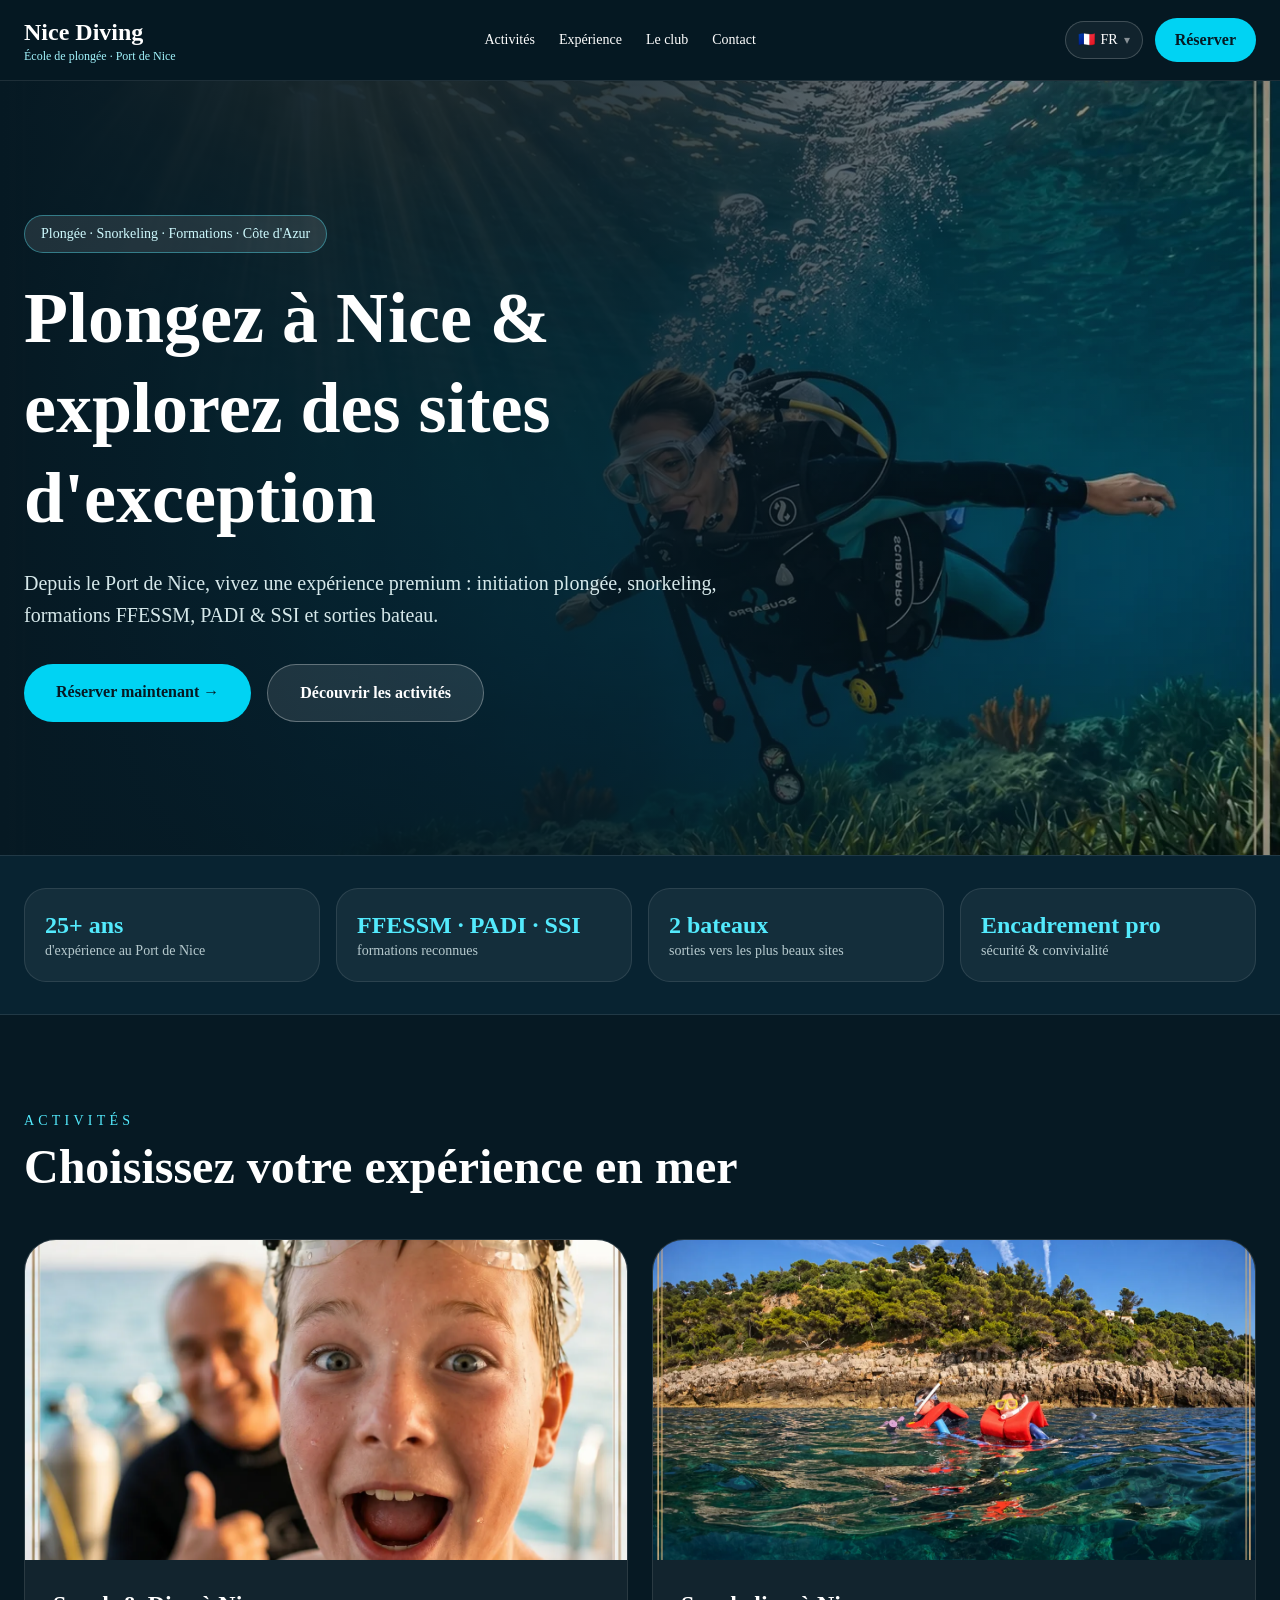
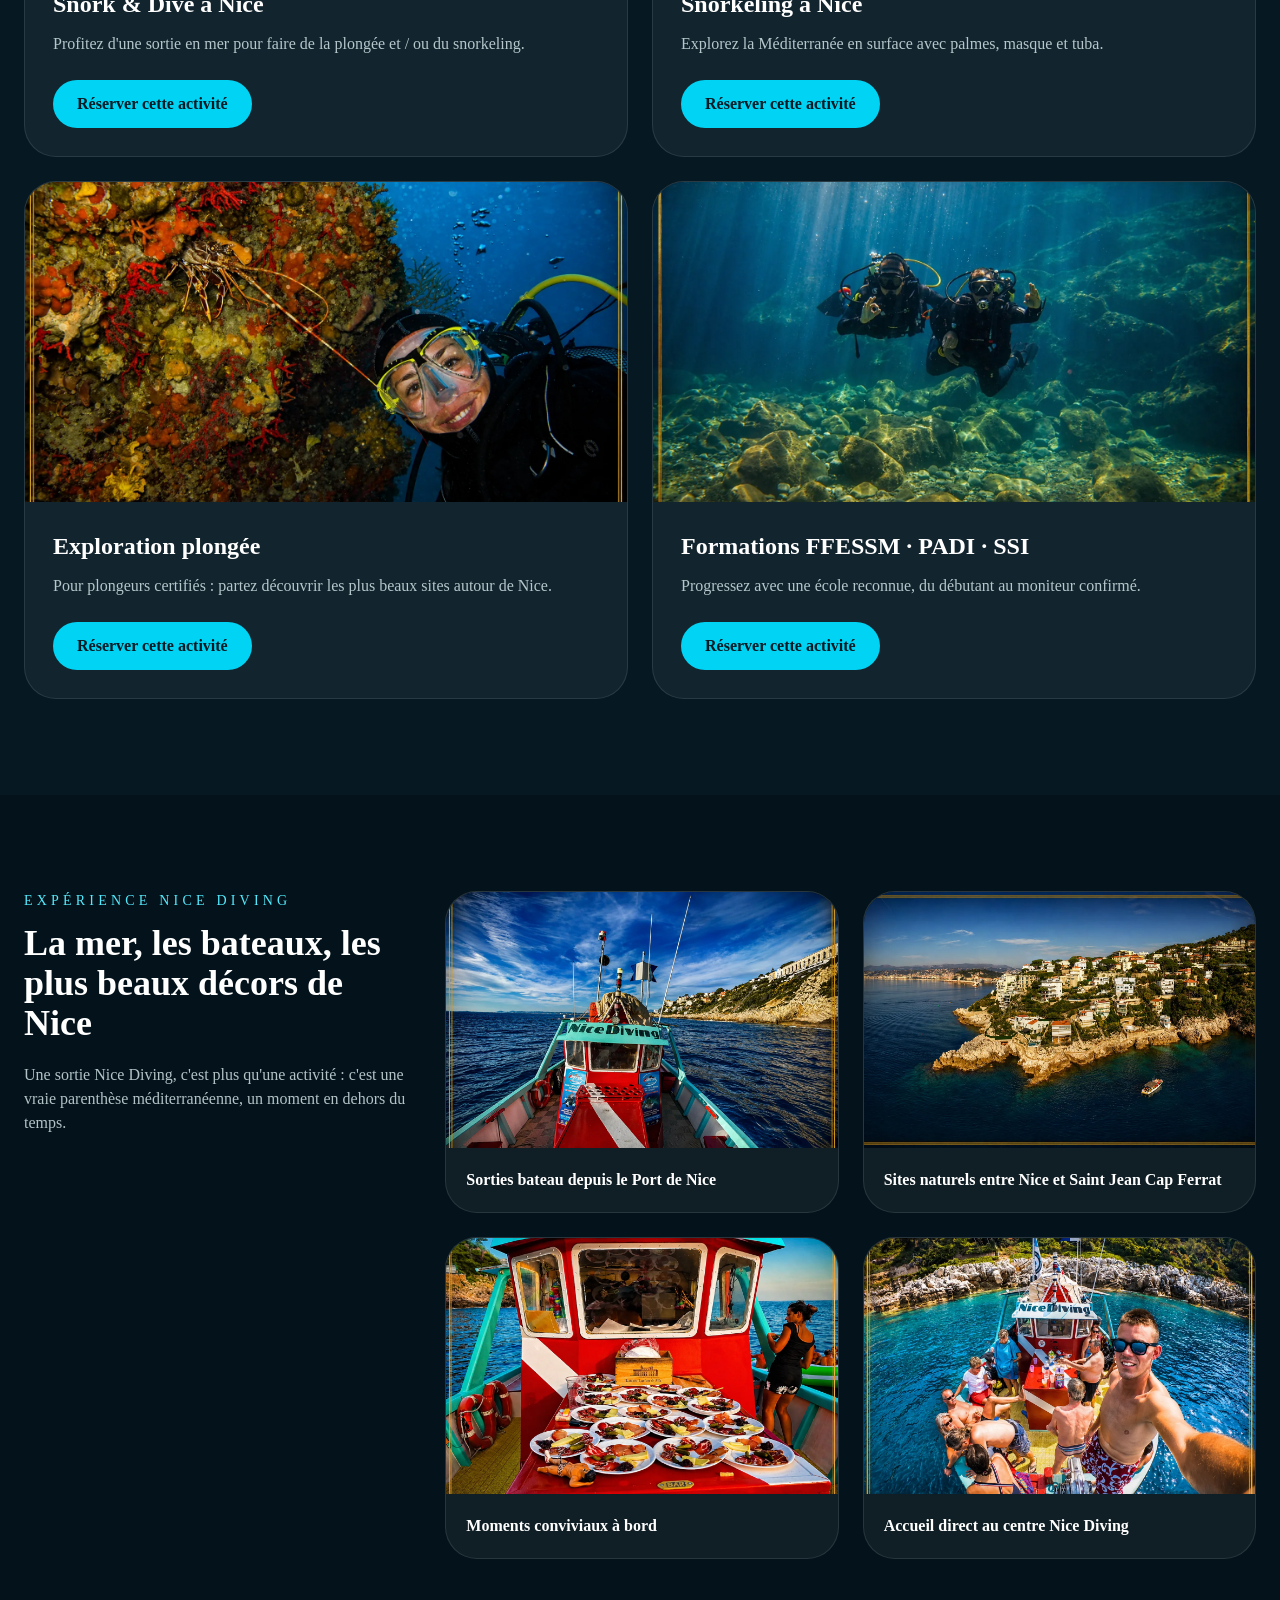
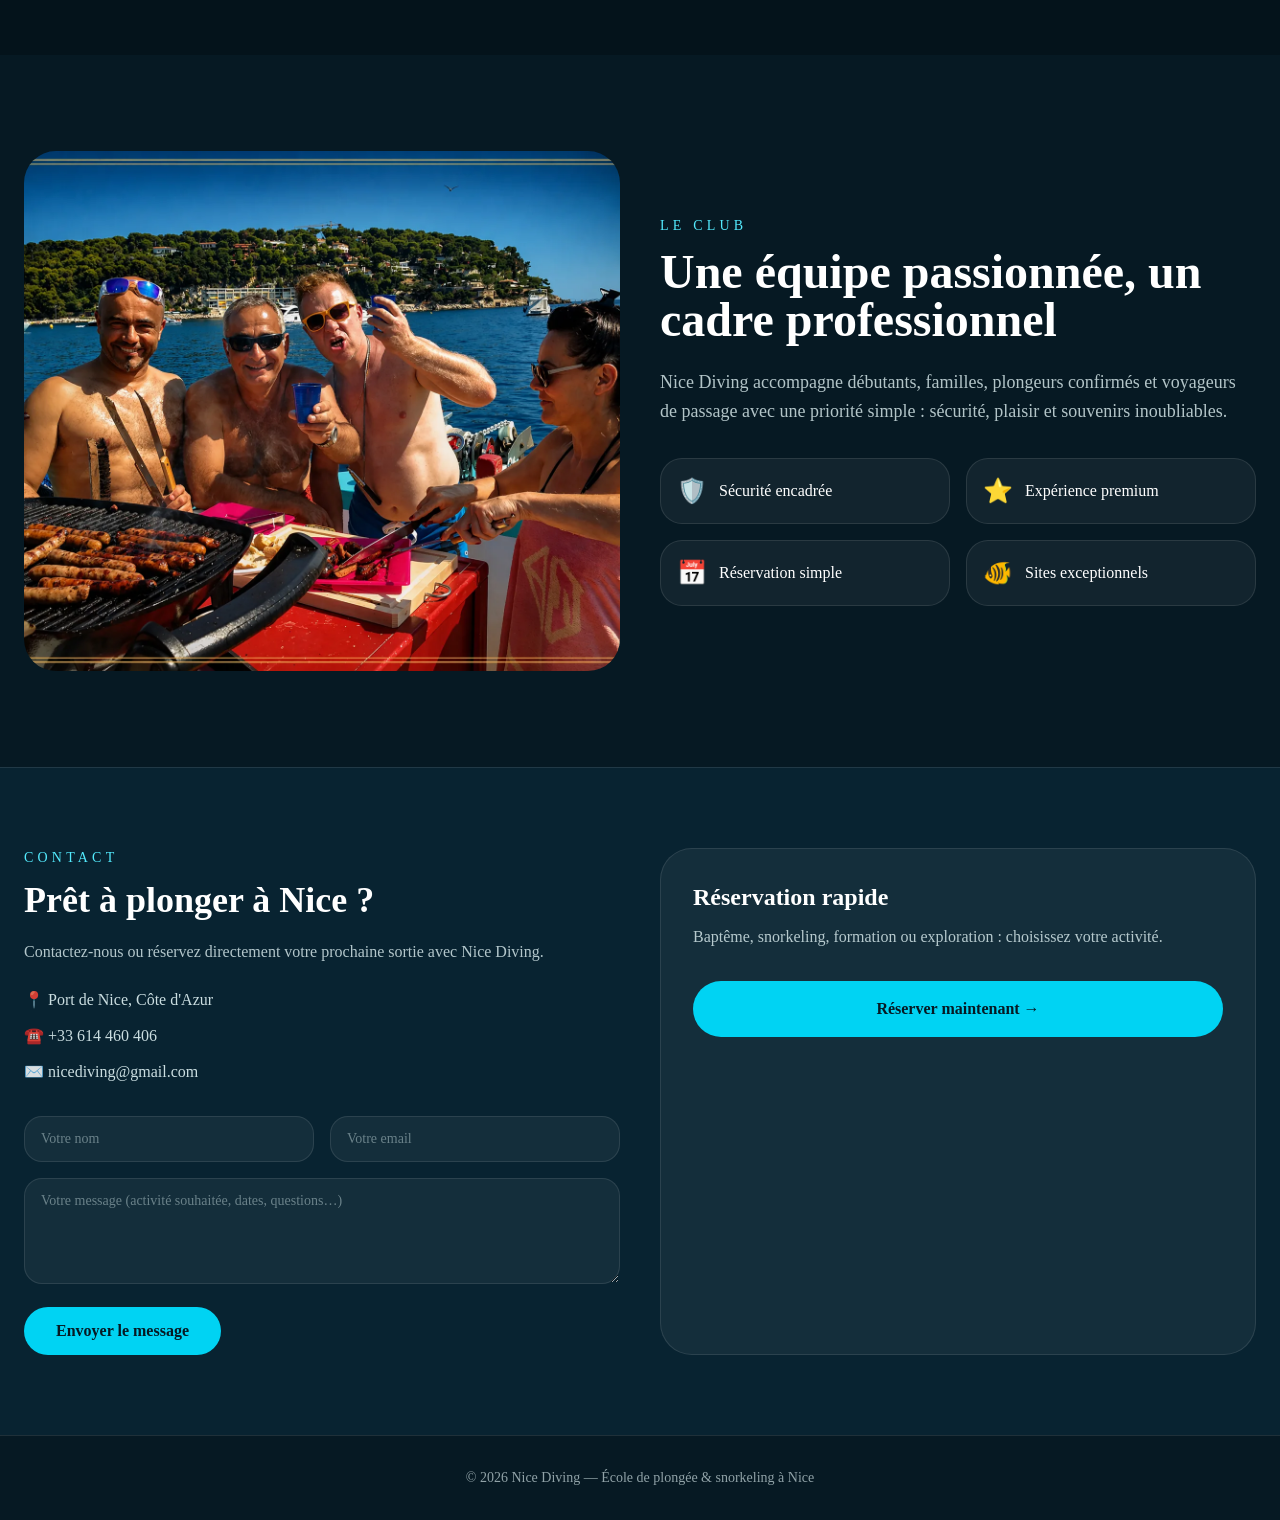
<file: index.html>
<!DOCTYPE html><html lang="en" class="geist_a71539c9-module__T19VSG__variable geist_mono_8d43a2aa-module__8Li5zG__variable h-full antialiased"><head><meta charSet="utf-8"/><meta name="viewport" content="width=device-width, initial-scale=1"/><link rel="preload" href="/_next/static/media/797e433ab948586e-s.p.0.q-h669a_dqa.woff2" as="font" crossorigin="" type="font/woff2"/><link rel="preload" href="/_next/static/media/caa3a2e1cccd8315-s.p.16t1db8_9y2o~.woff2" as="font" crossorigin="" type="font/woff2"/><link rel="preload" as="image" href="/images/hero-plongee-nice.webp"/><link rel="stylesheet" href="/_next/static/chunks/10vo1~i-50k83.css" data-precedence="next"/><link rel="preload" as="script" fetchPriority="low" href="/_next/static/chunks/0s3188j.jps-0.js"/><script src="/_next/static/chunks/0zguv-p2e.rxu.js" async=""></script><script src="/_next/static/chunks/0b6s3n0wxvdbs.js" async=""></script><script src="/_next/static/chunks/turbopack-0~pb0.piv.m7l.js" async=""></script><script src="/_next/static/chunks/0s~htmohkejxf.js" async=""></script><script src="/_next/static/chunks/037lj27u5y.-v.js" async=""></script><script src="/_next/static/chunks/0ow6wxnjvf-bo.js" async=""></script><link rel="preload" href="https://widgets.bokun.io/assets/javascripts/apps/build/BokunWidgetsLoader.js?bookingChannelUUID=145fac78-aac6-4869-b1bc-a112e9480cf6" as="script"/><meta name="next-size-adjust" content=""/><title>Club de Plongée et Snorkeling à Nice - Nice Diving</title><meta name="description" content="Nice Diving, votre club de plongée et snorkeling à Nice. Initiations, formations PADI, FFESSM, SSI et sorties bateau depuis le Port de Nice."/><link rel="icon" href="/favicon.png" sizes="256x256" type="image/x-icon"/><script src="/_next/static/chunks/03~yq9q893hmn.js" noModule=""></script></head><body class="min-h-full flex flex-col"><div hidden=""><!--$--><!--/$--></div><main class="min-h-screen bg-[#061923] text-white"><header class="sticky top-0 z-50 border-b border-white/10 bg-[#061923]/90 backdrop-blur"><div class="mx-auto flex max-w-7xl items-center justify-between px-6 py-4"><a href="https://www.nicediving.com" target="_blank" rel="noopener noreferrer"><div class="text-2xl font-black">Nice Diving</div><div class="text-xs text-cyan-200">École de plongée · Port de Nice</div></a><nav class="hidden gap-6 text-sm md:flex"><a href="#activites">Activités</a><a href="#experience">Expérience</a><a href="#club">Le club</a><a href="#contact">Contact</a></nav><div class="flex items-center gap-3"><div class="relative"><button class="flex items-center gap-1.5 rounded-full border border-white/20 bg-white/5 px-3 py-2 text-sm hover:bg-white/10"><span>🇫🇷</span><span class="hidden sm:inline">FR</span><span class="text-xs text-white/50">▾</span></button></div><a href="https://widgets.bokun.io/online-sales/145fac78-aac6-4869-b1bc-a112e9480cf6/product-list/75196?page=1&amp;utm_campaign=objet-demande-dinformation-et-reservation-plongee-sous-marine&amp;utm_medium=email&amp;utm_source=sendfox" target="_blank" rel="noopener noreferrer" class="rounded-full bg-cyan-400 px-5 py-2.5 font-bold text-[#061923] hover:bg-cyan-300">Réserver</a></div></div></header><section class="relative min-h-[86vh] overflow-hidden"><img alt="Plongée à Nice avec Nice Diving" decoding="async" data-nimg="fill" class="object-cover opacity-70" style="position:absolute;height:100%;width:100%;left:0;top:0;right:0;bottom:0;color:transparent" src="/images/hero-plongee-nice.webp"/><div class="absolute inset-0 bg-gradient-to-r from-[#061923] via-[#061923]/75 to-transparent"></div><div class="relative mx-auto flex min-h-[86vh] max-w-7xl items-center px-6"><div class="max-w-3xl"><div class="mb-5 inline-block rounded-full border border-cyan-300/40 bg-white/10 px-4 py-2 text-sm text-cyan-100">Plongée · Snorkeling · Formations · Côte d&#x27;Azur</div><h1 class="text-5xl font-black leading-tight md:text-7xl">Plongez à Nice &amp; explorez des sites d&#x27;exception</h1><p class="mt-6 text-lg leading-relaxed text-cyan-50/90 md:text-xl">Depuis le Port de Nice, vivez une expérience premium : initiation plongée, snorkeling, formations FFESSM, PADI &amp; SSI et sorties bateau.</p><div class="mt-8 flex flex-col gap-4 sm:flex-row"><a href="https://widgets.bokun.io/online-sales/145fac78-aac6-4869-b1bc-a112e9480cf6/product-list/75196?page=1&amp;utm_campaign=objet-demande-dinformation-et-reservation-plongee-sous-marine&amp;utm_medium=email&amp;utm_source=sendfox" target="_blank" rel="noopener noreferrer" class="rounded-full bg-cyan-400 px-8 py-4 font-bold text-[#061923] hover:bg-cyan-300">Réserver maintenant →</a><a href="#activites" class="rounded-full border border-white/30 bg-white/10 px-8 py-4 font-bold text-white hover:bg-white/20">Découvrir les activités</a></div></div></div></section><section class="border-y border-white/10 bg-[#082331] py-8"><div class="mx-auto grid max-w-7xl gap-4 px-6 md:grid-cols-4"><div class="rounded-3xl border border-white/10 bg-white/5 p-5"><p class="text-2xl font-bold text-cyan-300">25+ ans</p><p class="text-sm text-cyan-50/75">d&#x27;expérience au Port de Nice</p></div><div class="rounded-3xl border border-white/10 bg-white/5 p-5"><p class="text-2xl font-bold text-cyan-300">FFESSM · PADI · SSI</p><p class="text-sm text-cyan-50/75">formations reconnues</p></div><div class="rounded-3xl border border-white/10 bg-white/5 p-5"><p class="text-2xl font-bold text-cyan-300">2 bateaux</p><p class="text-sm text-cyan-50/75">sorties vers les plus beaux sites</p></div><div class="rounded-3xl border border-white/10 bg-white/5 p-5"><p class="text-2xl font-bold text-cyan-300">Encadrement pro</p><p class="text-sm text-cyan-50/75">sécurité &amp; convivialité</p></div></div></section><section id="activites" class="mx-auto max-w-7xl px-6 py-24"><div class="mb-12 max-w-3xl"><p class="mb-3 text-sm uppercase tracking-[0.3em] text-cyan-300">Activités</p><h2 class="text-4xl font-black md:text-5xl">Choisissez votre expérience en mer</h2></div><div class="grid gap-6 md:grid-cols-2"><article class="overflow-hidden rounded-[2rem] border border-white/10 bg-white/5"><div class="relative h-80"><img alt="Snork &amp; Dive à Nice" loading="lazy" decoding="async" data-nimg="fill" class="object-cover" style="position:absolute;height:100%;width:100%;left:0;top:0;right:0;bottom:0;color:transparent" src="/images/bapteme-plongee-nice.webp"/></div><div class="p-7"><h3 class="text-2xl font-bold">Snork &amp; Dive à Nice</h3><p class="mt-3 text-cyan-50/75">Profitez d&#x27;une sortie en mer pour faire de la plongée et / ou du snorkeling.</p><a href="https://widgets.bokun.io/online-sales/145fac78-aac6-4869-b1bc-a112e9480cf6/product-list/75196?page=1&amp;utm_campaign=objet-demande-dinformation-et-reservation-plongee-sous-marine&amp;utm_medium=email&amp;utm_source=sendfox" target="_blank" rel="noopener noreferrer" class="mt-6 inline-block rounded-full bg-cyan-400 px-6 py-3 font-bold text-[#061923] hover:bg-cyan-300">Réserver cette activité</a></div></article><article class="overflow-hidden rounded-[2rem] border border-white/10 bg-white/5"><div class="relative h-80"><img alt="Snorkeling à Nice" loading="lazy" decoding="async" data-nimg="fill" class="object-cover" style="position:absolute;height:100%;width:100%;left:0;top:0;right:0;bottom:0;color:transparent" src="/images/snorkeling-nice.webp"/></div><div class="p-7"><h3 class="text-2xl font-bold">Snorkeling à Nice</h3><p class="mt-3 text-cyan-50/75">Explorez la Méditerranée en surface avec palmes, masque et tuba.</p><a href="https://widgets.bokun.io/online-sales/145fac78-aac6-4869-b1bc-a112e9480cf6/product-list/75196?page=1&amp;utm_campaign=objet-demande-dinformation-et-reservation-plongee-sous-marine&amp;utm_medium=email&amp;utm_source=sendfox" target="_blank" rel="noopener noreferrer" class="mt-6 inline-block rounded-full bg-cyan-400 px-6 py-3 font-bold text-[#061923] hover:bg-cyan-300">Réserver cette activité</a></div></article><article class="overflow-hidden rounded-[2rem] border border-white/10 bg-white/5"><div class="relative h-80"><img alt="Exploration plongée" loading="lazy" decoding="async" data-nimg="fill" class="object-cover" style="position:absolute;height:100%;width:100%;left:0;top:0;right:0;bottom:0;color:transparent" src="/images/faune-sous-marine.webp"/></div><div class="p-7"><h3 class="text-2xl font-bold">Exploration plongée</h3><p class="mt-3 text-cyan-50/75">Pour plongeurs certifiés : partez découvrir les plus beaux sites autour de Nice.</p><a href="https://widgets.bokun.io/online-sales/145fac78-aac6-4869-b1bc-a112e9480cf6/product-list/75196?page=1&amp;utm_campaign=objet-demande-dinformation-et-reservation-plongee-sous-marine&amp;utm_medium=email&amp;utm_source=sendfox" target="_blank" rel="noopener noreferrer" class="mt-6 inline-block rounded-full bg-cyan-400 px-6 py-3 font-bold text-[#061923] hover:bg-cyan-300">Réserver cette activité</a></div></article><article class="overflow-hidden rounded-[2rem] border border-white/10 bg-white/5"><div class="relative h-80"><img alt="Formations FFESSM · PADI · SSI" loading="lazy" decoding="async" data-nimg="fill" class="object-cover" style="position:absolute;height:100%;width:100%;left:0;top:0;right:0;bottom:0;color:transparent" src="/images/formation-plongee.webp"/></div><div class="p-7"><h3 class="text-2xl font-bold">Formations FFESSM · PADI · SSI</h3><p class="mt-3 text-cyan-50/75">Progressez avec une école reconnue, du débutant au moniteur confirmé.</p><a href="https://widgets.bokun.io/online-sales/145fac78-aac6-4869-b1bc-a112e9480cf6/product-list/75196?page=1&amp;utm_campaign=objet-demande-dinformation-et-reservation-plongee-sous-marine&amp;utm_medium=email&amp;utm_source=sendfox" target="_blank" rel="noopener noreferrer" class="mt-6 inline-block rounded-full bg-cyan-400 px-6 py-3 font-bold text-[#061923] hover:bg-cyan-300">Réserver cette activité</a></div></article></div></section><section id="experience" class="bg-[#04131b] py-24"><div class="mx-auto grid max-w-7xl gap-8 px-6 lg:grid-cols-3"><div><p class="mb-3 text-sm uppercase tracking-[0.3em] text-cyan-300">Expérience Nice Diving</p><h2 class="text-4xl font-black">La mer, les bateaux, les plus beaux décors de Nice</h2><p class="mt-5 text-cyan-50/75">Une sortie Nice Diving, c&#x27;est plus qu&#x27;une activité : c&#x27;est une vraie parenthèse méditerranéenne, un moment en dehors du temps.</p></div><div class="grid gap-6 lg:col-span-2 md:grid-cols-2"><div class="overflow-hidden rounded-[2rem] border border-white/10 bg-white/5"><div class="relative h-64"><img alt="Sorties bateau depuis le Port de Nice" loading="lazy" decoding="async" data-nimg="fill" class="object-cover" style="position:absolute;height:100%;width:100%;left:0;top:0;right:0;bottom:0;color:transparent" src="/images/bateau-nice-diving.webp"/></div><p class="p-5 font-semibold">Sorties bateau depuis le Port de Nice</p></div><div class="overflow-hidden rounded-[2rem] border border-white/10 bg-white/5"><div class="relative h-64"><img alt="Sites naturels entre Nice et Saint Jean Cap Ferrat" loading="lazy" decoding="async" data-nimg="fill" class="object-cover" style="position:absolute;height:100%;width:100%;left:0;top:0;right:0;bottom:0;color:transparent" src="/images/cote-nice-mer.webp"/></div><p class="p-5 font-semibold">Sites naturels entre Nice et Saint Jean Cap Ferrat</p></div><div class="overflow-hidden rounded-[2rem] border border-white/10 bg-white/5"><div class="relative h-64"><img alt="Moments conviviaux à bord" loading="lazy" decoding="async" data-nimg="fill" class="object-cover" style="position:absolute;height:100%;width:100%;left:0;top:0;right:0;bottom:0;color:transparent" src="/images/apero-bateau-nice.webp"/></div><p class="p-5 font-semibold">Moments conviviaux à bord</p></div><div class="overflow-hidden rounded-[2rem] border border-white/10 bg-white/5"><div class="relative h-64"><img alt="Accueil direct au centre Nice Diving" loading="lazy" decoding="async" data-nimg="fill" class="object-cover" style="position:absolute;height:100%;width:100%;left:0;top:0;right:0;bottom:0;color:transparent" src="/images/club-nice-diving.webp"/></div><p class="p-5 font-semibold">Accueil direct au centre Nice Diving</p></div></div></div></section><section id="club" class="mx-auto grid max-w-7xl gap-10 px-6 py-24 lg:grid-cols-2"><div class="relative min-h-[520px] overflow-hidden rounded-[2rem]"><img alt="Équipe Nice Diving" loading="lazy" decoding="async" data-nimg="fill" class="object-cover" style="position:absolute;height:100%;width:100%;left:0;top:0;right:0;bottom:0;color:transparent" src="/images/equipe-nice-diving.webp"/></div><div class="flex flex-col justify-center"><p class="mb-3 text-sm uppercase tracking-[0.3em] text-cyan-300">Le club</p><h2 class="text-4xl font-black md:text-5xl">Une équipe passionnée, un cadre professionnel</h2><p class="mt-6 text-lg leading-relaxed text-cyan-50/75">Nice Diving accompagne débutants, familles, plongeurs confirmés et voyageurs de passage avec une priorité simple : sécurité, plaisir et souvenirs inoubliables.</p><div class="mt-8 grid gap-4 sm:grid-cols-2"><div class="flex items-center gap-3 rounded-3xl border border-white/10 bg-white/5 p-4"><span class="text-2xl">🛡️</span><span>Sécurité encadrée</span></div><div class="flex items-center gap-3 rounded-3xl border border-white/10 bg-white/5 p-4"><span class="text-2xl">⭐</span><span>Expérience premium</span></div><div class="flex items-center gap-3 rounded-3xl border border-white/10 bg-white/5 p-4"><span class="text-2xl">📅</span><span>Réservation simple</span></div><div class="flex items-center gap-3 rounded-3xl border border-white/10 bg-white/5 p-4"><span class="text-2xl">🐠</span><span>Sites exceptionnels</span></div></div></div></section><div class='mywidget-social-reviews' widget-id='682927914'></div><script src='https://get.skyrocket.reviews/widget.js'></script><section id="contact" class="border-t border-white/10 bg-[#082331] py-20"><div class="mx-auto grid max-w-7xl gap-10 px-6 lg:grid-cols-2"><div><p class="mb-3 text-sm uppercase tracking-[0.3em] text-cyan-300">Contact</p><h2 class="text-4xl font-black">Prêt pour une sortie plaisir ?</h2><p class="mt-5 text-cyan-50/75">Contactez-nous ou réservez directement votre prochaine sortie avec Nice Diving.</p><div class="mt-6 space-y-3 text-cyan-50/85"><p>📍 <!-- -->Port de Nice, Côte d&#x27;Azur</p><p>☎️ +33 614 460 406</p><p>✉️ nicediving@gmail.com</p></div><form class="mt-8 space-y-4"><div class="grid gap-4 sm:grid-cols-2"><input required="" placeholder="Votre nom" class="w-full rounded-2xl border border-white/10 bg-white/5 px-4 py-3 text-sm text-white placeholder-cyan-50/40 outline-none focus:border-cyan-400/50 focus:ring-1 focus:ring-cyan-400/30" value=""/><input required="" type="email" placeholder="Votre email" class="w-full rounded-2xl border border-white/10 bg-white/5 px-4 py-3 text-sm text-white placeholder-cyan-50/40 outline-none focus:border-cyan-400/50 focus:ring-1 focus:ring-cyan-400/30" value=""/></div><textarea required="" rows="4" placeholder="Votre message (activité souhaitée, dates, questions…)" class="w-full rounded-2xl border border-white/10 bg-white/5 px-4 py-3 text-sm text-white placeholder-cyan-50/40 outline-none focus:border-cyan-400/50 focus:ring-1 focus:ring-cyan-400/30"></textarea><button type="submit" class="rounded-full bg-cyan-400 px-8 py-3 font-bold text-[#061923] hover:bg-cyan-300">Envoyer le message</button></form></div><div class="rounded-[2rem] border border-white/10 bg-white/5 p-8"><h3 class="text-2xl font-bold">Réservation rapide</h3><p class="mt-3 text-cyan-50/75">Baptême, snorkeling, formation ou exploration : choisissez votre activité.</p><a href="https://widgets.bokun.io/online-sales/145fac78-aac6-4869-b1bc-a112e9480cf6/product-list/75196?page=1&amp;utm_campaign=objet-demande-dinformation-et-reservation-plongee-sous-marine&amp;utm_medium=email&amp;utm_source=sendfox" target="_blank" rel="noopener noreferrer" class="mt-8 block w-full rounded-full bg-cyan-400 px-8 py-4 text-center font-bold text-[#061923] hover:bg-cyan-300">Réserver maintenant →</a></div></div></section><footer class="border-t border-white/10 py-8 text-center text-sm text-cyan-50/60"><a href="https://www.nicediving.com" target="_blank" rel="noopener noreferrer" class="hover:text-cyan-300">© <!-- -->2026<!-- --> Nice Diving — <!-- -->École de plongée &amp; snorkeling à Nice</a></footer></main><!--$--><!--/$--><script src="/_next/static/chunks/0s3188j.jps-0.js" id="_R_" async=""></script><script>(self.__next_f=self.__next_f||[]).push([0])</script><script>self.__next_f.push([1,"1:\"$Sreact.fragment\"\n2:I[88238,[\"/_next/static/chunks/0s~htmohkejxf.js\",\"/_next/static/chunks/037lj27u5y.-v.js\"],\"default\"]\n3:I[12012,[\"/_next/static/chunks/0s~htmohkejxf.js\",\"/_next/static/chunks/037lj27u5y.-v.js\"],\"default\"]\n4:I[7608,[\"/_next/static/chunks/0s~htmohkejxf.js\",\"/_next/static/chunks/037lj27u5y.-v.js\"],\"ClientPageRoot\"]\n5:I[18647,[\"/_next/static/chunks/0s~htmohkejxf.js\",\"/_next/static/chunks/037lj27u5y.-v.js\",\"/_next/static/chunks/0ow6wxnjvf-bo.js\"],\"default\"]\n8:I[81343,[\"/_next/static/chunks/0s~htmohkejxf.js\",\"/_next/static/chunks/037lj27u5y.-v.js\"],\"OutletBoundary\"]\n9:\"$Sreact.suspense\"\nb:I[81343,[\"/_next/static/chunks/0s~htmohkejxf.js\",\"/_next/static/chunks/037lj27u5y.-v.js\"],\"ViewportBoundary\"]\nd:I[81343,[\"/_next/static/chunks/0s~htmohkejxf.js\",\"/_next/static/chunks/037lj27u5y.-v.js\"],\"MetadataBoundary\"]\nf:I[78168,[\"/_next/static/chunks/0s~htmohkejxf.js\",\"/_next/static/chunks/037lj27u5y.-v.js\"],\"default\",1]\n:HL[\"/_next/static/chunks/10vo1~i-50k83.css\",\"style\"]\n:HL[\"/_next/static/media/797e433ab948586e-s.p.0.q-h669a_dqa.woff2\",\"font\",{\"crossOrigin\":\"\",\"type\":\"font/woff2\"}]\n:HL[\"/_next/static/media/caa3a2e1cccd8315-s.p.16t1db8_9y2o~.woff2\",\"font\",{\"crossOrigin\":\"\",\"type\":\"font/woff2\"}]\n"])</script><script>self.__next_f.push([1,"0:{\"P\":null,\"c\":[\"\",\"\"],\"q\":\"\",\"i\":false,\"f\":[[[\"\",{\"children\":[\"__PAGE__\",{}]},\"$undefined\",\"$undefined\",16],[[\"$\",\"$1\",\"c\",{\"children\":[[[\"$\",\"link\",\"0\",{\"rel\":\"stylesheet\",\"href\":\"/_next/static/chunks/10vo1~i-50k83.css\",\"precedence\":\"next\",\"crossOrigin\":\"$undefined\",\"nonce\":\"$undefined\"}],[\"$\",\"script\",\"script-0\",{\"src\":\"/_next/static/chunks/0s~htmohkejxf.js\",\"async\":true,\"nonce\":\"$undefined\"}],[\"$\",\"script\",\"script-1\",{\"src\":\"/_next/static/chunks/037lj27u5y.-v.js\",\"async\":true,\"nonce\":\"$undefined\"}]],[\"$\",\"html\",null,{\"lang\":\"en\",\"className\":\"geist_a71539c9-module__T19VSG__variable geist_mono_8d43a2aa-module__8Li5zG__variable h-full antialiased\",\"children\":[\"$\",\"body\",null,{\"className\":\"min-h-full flex flex-col\",\"children\":[\"$\",\"$L2\",null,{\"parallelRouterKey\":\"children\",\"error\":\"$undefined\",\"errorStyles\":\"$undefined\",\"errorScripts\":\"$undefined\",\"template\":[\"$\",\"$L3\",null,{}],\"templateStyles\":\"$undefined\",\"templateScripts\":\"$undefined\",\"notFound\":[[[\"$\",\"title\",null,{\"children\":\"404: This page could not be found.\"}],[\"$\",\"div\",null,{\"style\":{\"fontFamily\":\"system-ui,\\\"Segoe UI\\\",Roboto,Helvetica,Arial,sans-serif,\\\"Apple Color Emoji\\\",\\\"Segoe UI Emoji\\\"\",\"height\":\"100vh\",\"textAlign\":\"center\",\"display\":\"flex\",\"flexDirection\":\"column\",\"alignItems\":\"center\",\"justifyContent\":\"center\"},\"children\":[\"$\",\"div\",null,{\"children\":[[\"$\",\"style\",null,{\"dangerouslySetInnerHTML\":{\"__html\":\"body{color:#000;background:#fff;margin:0}.next-error-h1{border-right:1px solid rgba(0,0,0,.3)}@media (prefers-color-scheme:dark){body{color:#fff;background:#000}.next-error-h1{border-right:1px solid rgba(255,255,255,.3)}}\"}}],[\"$\",\"h1\",null,{\"className\":\"next-error-h1\",\"style\":{\"display\":\"inline-block\",\"margin\":\"0 20px 0 0\",\"padding\":\"0 23px 0 0\",\"fontSize\":24,\"fontWeight\":500,\"verticalAlign\":\"top\",\"lineHeight\":\"49px\"},\"children\":404}],[\"$\",\"div\",null,{\"style\":{\"display\":\"inline-block\"},\"children\":[\"$\",\"h2\",null,{\"style\":{\"fontSize\":14,\"fontWeight\":400,\"lineHeight\":\"49px\",\"margin\":0},\"children\":\"This page could not be found.\"}]}]]}]}]],[]],\"forbidden\":\"$undefined\",\"unauthorized\":\"$undefined\"}]}]}]]}],{\"children\":[[\"$\",\"$1\",\"c\",{\"children\":[[\"$\",\"$L4\",null,{\"Component\":\"$5\",\"serverProvidedParams\":{\"searchParams\":{},\"params\":{},\"promises\":[\"$@6\",\"$@7\"]}}],[[\"$\",\"script\",\"script-0\",{\"src\":\"/_next/static/chunks/0ow6wxnjvf-bo.js\",\"async\":true,\"nonce\":\"$undefined\"}]],[\"$\",\"$L8\",null,{\"children\":[\"$\",\"$9\",null,{\"name\":\"Next.MetadataOutlet\",\"children\":\"$@a\"}]}]]}],{},null,false,null]},null,false,null],[\"$\",\"$1\",\"h\",{\"children\":[null,[\"$\",\"$Lb\",null,{\"children\":\"$Lc\"}],[\"$\",\"div\",null,{\"hidden\":true,\"children\":[\"$\",\"$Ld\",null,{\"children\":[\"$\",\"$9\",null,{\"name\":\"Next.Metadata\",\"children\":\"$Le\"}]}]}],[\"$\",\"meta\",null,{\"name\":\"next-size-adjust\",\"content\":\"\"}]]}],false]],\"m\":\"$undefined\",\"G\":[\"$f\",[[\"$\",\"link\",\"0\",{\"rel\":\"stylesheet\",\"href\":\"/_next/static/chunks/10vo1~i-50k83.css\",\"precedence\":\"next\",\"crossOrigin\":\"$undefined\",\"nonce\":\"$undefined\"}]]],\"S\":true,\"h\":null,\"s\":\"$undefined\",\"l\":\"$undefined\",\"p\":\"$undefined\",\"d\":\"$undefined\",\"b\":\"Q0Opo9aY-fMPXpCT70beB\"}\n"])</script><script>self.__next_f.push([1,"6:{}\n7:\"$0:f:0:1:1:children:0:props:children:0:props:serverProvidedParams:params\"\n"])</script><script>self.__next_f.push([1,"c:[[\"$\",\"meta\",\"0\",{\"charSet\":\"utf-8\"}],[\"$\",\"meta\",\"1\",{\"name\":\"viewport\",\"content\":\"width=device-width, initial-scale=1\"}]]\n"])</script><script>self.__next_f.push([1,"10:I[96156,[\"/_next/static/chunks/0s~htmohkejxf.js\",\"/_next/static/chunks/037lj27u5y.-v.js\"],\"IconMark\"]\na:null\ne:[[\"$\",\"title\",\"0\",{\"children\":\"Club de Plongée et Snorkeling à Nice - Nice Diving\"}],[\"$\",\"meta\",\"1\",{\"name\":\"description\",\"content\":\"Generated by create next app\"}],[\"$\",\"link\",\"2\",{\"rel\":\"icon\",\"href\":\"/favicon.png\",\"sizes\":\"256x256\",\"type\":\"image/x-icon\"}],[\"$\",\"$L10\",\"3\",{}]]\n"])</script></body></html>
</file>
<file: _next/static/chunks/10vo1~i-50k83.css>
@font-face{font-family:Geist;font-style:normal;font-weight:100 900;font-display:swap;src:url(../media/8a480f0b521d4e75-s.06d3mdzz5bre_.woff2)format("woff2");unicode-range:U+301,U+400-45F,U+490-491,U+4B0-4B1,U+2116}@font-face{font-family:Geist;font-style:normal;font-weight:100 900;font-display:swap;src:url(../media/7178b3e590c64307-s.11.cyxs5p-0z~.woff2)format("woff2");unicode-range:U+100-2BA,U+2BD-2C5,U+2C7-2CC,U+2CE-2D7,U+2DD-2FF,U+304,U+308,U+329,U+1D00-1DBF,U+1E00-1E9F,U+1EF2-1EFF,U+2020,U+20A0-20AB,U+20AD-20C0,U+2113,U+2C60-2C7F,U+A720-A7FF}@font-face{font-family:Geist;font-style:normal;font-weight:100 900;font-display:swap;src:url(../media/caa3a2e1cccd8315-s.p.16t1db8_9y2o~.woff2)format("woff2");unicode-range:U+??,U+131,U+152-153,U+2BB-2BC,U+2C6,U+2DA,U+2DC,U+304,U+308,U+329,U+2000-206F,U+20AC,U+2122,U+2191,U+2193,U+2212,U+2215,U+FEFF,U+FFFD}@font-face{font-family:Geist Fallback;src:local(Arial);ascent-override:95.94%;descent-override:28.16%;line-gap-override:0.0%;size-adjust:104.76%}.geist_a71539c9-module__T19VSG__className{font-family:Geist,Geist Fallback;font-style:normal}.geist_a71539c9-module__T19VSG__variable{--font-geist-sans:"Geist", "Geist Fallback"}
@font-face{font-family:Geist Mono;font-style:normal;font-weight:100 900;font-display:swap;src:url(../media/4fa387ec64143e14-s.0q3udbd2bu5yp.woff2)format("woff2");unicode-range:U+301,U+400-45F,U+490-491,U+4B0-4B1,U+2116}@font-face{font-family:Geist Mono;font-style:normal;font-weight:100 900;font-display:swap;src:url(../media/bbc41e54d2fcbd21-s.0gw~uztddq1df.woff2)format("woff2");unicode-range:U+100-2BA,U+2BD-2C5,U+2C7-2CC,U+2CE-2D7,U+2DD-2FF,U+304,U+308,U+329,U+1D00-1DBF,U+1E00-1E9F,U+1EF2-1EFF,U+2020,U+20A0-20AB,U+20AD-20C0,U+2113,U+2C60-2C7F,U+A720-A7FF}@font-face{font-family:Geist Mono;font-style:normal;font-weight:100 900;font-display:swap;src:url(../media/797e433ab948586e-s.p.0.q-h669a_dqa.woff2)format("woff2");unicode-range:U+??,U+131,U+152-153,U+2BB-2BC,U+2C6,U+2DA,U+2DC,U+304,U+308,U+329,U+2000-206F,U+20AC,U+2122,U+2191,U+2193,U+2212,U+2215,U+FEFF,U+FFFD}@font-face{font-family:Geist Mono Fallback;src:local(Arial);ascent-override:74.67%;descent-override:21.92%;line-gap-override:0.0%;size-adjust:134.59%}.geist_mono_8d43a2aa-module__8Li5zG__className{font-family:Geist Mono,Geist Mono Fallback;font-style:normal}.geist_mono_8d43a2aa-module__8Li5zG__variable{--font-geist-mono:"Geist Mono", "Geist Mono Fallback"}
@layer properties{@supports (((-webkit-hyphens:none)) and (not (margin-trim:inline))) or ((-moz-orient:inline) and (not (color:rgb(from red r g b)))){*,:before,:after,::backdrop{--tw-space-y-reverse:0;--tw-border-style:solid;--tw-gradient-position:initial;--tw-gradient-from:#0000;--tw-gradient-via:#0000;--tw-gradient-to:#0000;--tw-gradient-stops:initial;--tw-gradient-via-stops:initial;--tw-gradient-from-position:0%;--tw-gradient-via-position:50%;--tw-gradient-to-position:100%;--tw-leading:initial;--tw-font-weight:initial;--tw-tracking:initial;--tw-shadow:0 0 #0000;--tw-shadow-color:initial;--tw-shadow-alpha:100%;--tw-inset-shadow:0 0 #0000;--tw-inset-shadow-color:initial;--tw-inset-shadow-alpha:100%;--tw-ring-color:initial;--tw-ring-shadow:0 0 #0000;--tw-inset-ring-color:initial;--tw-inset-ring-shadow:0 0 #0000;--tw-ring-inset:initial;--tw-ring-offset-width:0px;--tw-ring-offset-color:#fff;--tw-ring-offset-shadow:0 0 #0000;--tw-outline-style:solid;--tw-backdrop-blur:initial;--tw-backdrop-brightness:initial;--tw-backdrop-contrast:initial;--tw-backdrop-grayscale:initial;--tw-backdrop-hue-rotate:initial;--tw-backdrop-invert:initial;--tw-backdrop-opacity:initial;--tw-backdrop-saturate:initial;--tw-backdrop-sepia:initial;--tw-duration:initial;--tw-scale-x:1;--tw-scale-y:1;--tw-scale-z:1;--tw-blur:initial;--tw-brightness:initial;--tw-contrast:initial;--tw-grayscale:initial;--tw-hue-rotate:initial;--tw-invert:initial;--tw-opacity:initial;--tw-saturate:initial;--tw-sepia:initial;--tw-drop-shadow:initial;--tw-drop-shadow-color:initial;--tw-drop-shadow-alpha:100%;--tw-drop-shadow-size:initial;--tw-animation-delay:0s;--tw-animation-direction:normal;--tw-animation-duration:initial;--tw-animation-fill-mode:none;--tw-animation-iteration-count:1;--tw-enter-blur:0;--tw-enter-opacity:1;--tw-enter-rotate:0;--tw-enter-scale:1;--tw-enter-translate-x:0;--tw-enter-translate-y:0;--tw-exit-blur:0;--tw-exit-opacity:1;--tw-exit-rotate:0;--tw-exit-scale:1;--tw-exit-translate-x:0;--tw-exit-translate-y:0}}}@layer theme{:root,:host{--font-sans:var(--font-sans);--color-cyan-50:#ecfeff;--color-cyan-100:#cefafe;--color-cyan-200:#a2f4fd;--color-cyan-300:#53eafd;--color-cyan-400:#00d2ef;--color-zinc-50:#fafafa;--color-zinc-400:#9f9fa9;--color-zinc-600:#52525c;--color-zinc-950:#09090b;--color-black:#000;--color-white:#fff;--spacing:.25rem;--container-xs:20rem;--container-md:28rem;--container-2xl:42rem;--container-3xl:48rem;--container-7xl:80rem;--text-xs:.75rem;--text-xs--line-height:calc(1 / .75);--text-sm:.875rem;--text-sm--line-height:calc(1.25 / .875);--text-base:1rem;--text-base--line-height:calc(1.5 / 1);--text-lg:1.125rem;--text-lg--line-height:calc(1.75 / 1.125);--text-xl:1.25rem;--text-xl--line-height:calc(1.75 / 1.25);--text-2xl:1.5rem;--text-2xl--line-height:calc(2 / 1.5);--text-3xl:1.875rem;--text-3xl--line-height:calc(2.25 / 1.875);--text-4xl:2.25rem;--text-4xl--line-height:calc(2.5 / 2.25);--text-5xl:3rem;--text-5xl--line-height:1;--text-7xl:4.5rem;--text-7xl--line-height:1;--font-weight-medium:500;--font-weight-semibold:600;--font-weight-bold:700;--font-weight-black:900;--tracking-tight:-.025em;--tracking-wide:.025em;--leading-tight:1.25;--leading-relaxed:1.625;--blur-xl:24px;--default-transition-duration:.15s;--default-transition-timing-function:cubic-bezier(.4, 0, .2, 1);--default-font-family:var(--font-sans);--default-mono-font-family:var(--font-geist-mono)}@supports (color:lab(0% 0 0)){:root,:host{--color-cyan-50:lab(98.3304% -5.97432 -2.62108);--color-cyan-100:lab(95.3146% -13.8285 -6.84732);--color-cyan-200:lab(91.0821% -24.0435 -12.8306);--color-cyan-300:lab(85.3886% -36.7636 -21.5716);--color-cyan-400:lab(76.6045% -40.9406 -29.6231);--color-zinc-50:lab(98.26% 0 0);--color-zinc-400:lab(65.6464% 1.53497 -5.42429);--color-zinc-600:lab(35.1166% 1.78212 -6.1173);--color-zinc-950:lab(2.51107% .242703 -.886115)}}}@layer base{*,:after,:before,::backdrop{box-sizing:border-box;border:0 solid;margin:0;padding:0}::file-selector-button{box-sizing:border-box;border:0 solid;margin:0;padding:0}html,:host{-webkit-text-size-adjust:100%;tab-size:4;line-height:1.5;font-family:var(--default-font-family,ui-sans-serif, system-ui, sans-serif, "Apple Color Emoji", "Segoe UI Emoji", "Segoe UI Symbol", "Noto Color Emoji");font-feature-settings:var(--default-font-feature-settings,normal);font-variation-settings:var(--default-font-variation-settings,normal);-webkit-tap-highlight-color:transparent}hr{height:0;color:inherit;border-top-width:1px}abbr:where([title]){-webkit-text-decoration:underline dotted;text-decoration:underline dotted}h1,h2,h3,h4,h5,h6{font-size:inherit;font-weight:inherit}a{color:inherit;-webkit-text-decoration:inherit;-webkit-text-decoration:inherit;-webkit-text-decoration:inherit;-webkit-text-decoration:inherit;text-decoration:inherit}b,strong{font-weight:bolder}code,kbd,samp,pre{font-family:var(--default-mono-font-family,ui-monospace, SFMono-Regular, Menlo, Monaco, Consolas, "Liberation Mono", "Courier New", monospace);font-feature-settings:var(--default-mono-font-feature-settings,normal);font-variation-settings:var(--default-mono-font-variation-settings,normal);font-size:1em}small{font-size:80%}sub,sup{vertical-align:baseline;font-size:75%;line-height:0;position:relative}sub{bottom:-.25em}sup{top:-.5em}table{text-indent:0;border-color:inherit;border-collapse:collapse}:-moz-focusring{outline:auto}progress{vertical-align:baseline}summary{display:list-item}ol,ul,menu{list-style:none}img,svg,video,canvas,audio,iframe,embed,object{vertical-align:middle;display:block}img,video{max-width:100%;height:auto}button,input,select,optgroup,textarea{font:inherit;font-feature-settings:inherit;font-variation-settings:inherit;letter-spacing:inherit;color:inherit;opacity:1;background-color:#0000;border-radius:0}::file-selector-button{font:inherit;font-feature-settings:inherit;font-variation-settings:inherit;letter-spacing:inherit;color:inherit;opacity:1;background-color:#0000;border-radius:0}:where(select:is([multiple],[size])) optgroup{font-weight:bolder}:where(select:is([multiple],[size])) optgroup option{padding-inline-start:20px}::file-selector-button{margin-inline-end:4px}::placeholder{opacity:1}@supports (not ((-webkit-appearance:-apple-pay-button))) or (contain-intrinsic-size:1px){::placeholder{color:currentColor}@supports (color:color-mix(in lab, red, red)){::placeholder{color:color-mix(in oklab, currentcolor 50%, transparent)}}}textarea{resize:vertical}::-webkit-search-decoration{-webkit-appearance:none}::-webkit-date-and-time-value{min-height:1lh;text-align:inherit}::-webkit-datetime-edit{display:inline-flex}::-webkit-datetime-edit-fields-wrapper{padding:0}::-webkit-datetime-edit{padding-block:0}::-webkit-datetime-edit-year-field{padding-block:0}::-webkit-datetime-edit-month-field{padding-block:0}::-webkit-datetime-edit-day-field{padding-block:0}::-webkit-datetime-edit-hour-field{padding-block:0}::-webkit-datetime-edit-minute-field{padding-block:0}::-webkit-datetime-edit-second-field{padding-block:0}::-webkit-datetime-edit-millisecond-field{padding-block:0}::-webkit-datetime-edit-meridiem-field{padding-block:0}::-webkit-calendar-picker-indicator{line-height:1}:-moz-ui-invalid{box-shadow:none}button,input:where([type=button],[type=reset],[type=submit]){appearance:button}::file-selector-button{appearance:button}::-webkit-inner-spin-button{height:auto}::-webkit-outer-spin-button{height:auto}[hidden]:where(:not([hidden=until-found])){display:none!important}*{border-color:var(--border);outline-color:var(--ring)}@supports (color:color-mix(in lab, red, red)){*{outline-color:color-mix(in oklab, var(--ring) 50%, transparent)}}body{background-color:var(--background);color:var(--foreground)}html{font-family:var(--font-sans)}}@layer components;@layer utilities{.visible{visibility:visible}.absolute{position:absolute}.relative{position:relative}.sticky{position:sticky}.inset-0{inset:calc(var(--spacing) * 0)}.start{inset-inline-start:var(--spacing)}.top-0{top:calc(var(--spacing) * 0)}.top-full{top:100%}.right-0{right:calc(var(--spacing) * 0)}.z-50{z-index:50}.mx-auto{margin-inline:auto}.mt-2{margin-top:calc(var(--spacing) * 2)}.mt-3{margin-top:calc(var(--spacing) * 3)}.mt-5{margin-top:calc(var(--spacing) * 5)}.mt-6{margin-top:calc(var(--spacing) * 6)}.mt-8{margin-top:calc(var(--spacing) * 8)}.mb-3{margin-bottom:calc(var(--spacing) * 3)}.mb-5{margin-bottom:calc(var(--spacing) * 5)}.mb-12{margin-bottom:calc(var(--spacing) * 12)}.ml-2{margin-left:calc(var(--spacing) * 2)}.block{display:block}.flex{display:flex}.grid{display:grid}.hidden{display:none}.inline-block{display:inline-block}.inline-flex{display:inline-flex}.h-5{height:calc(var(--spacing) * 5)}.h-6{height:calc(var(--spacing) * 6)}.h-9{height:calc(var(--spacing) * 9)}.h-10{height:calc(var(--spacing) * 10)}.h-11{height:calc(var(--spacing) * 11)}.h-12{height:calc(var(--spacing) * 12)}.h-64{height:calc(var(--spacing) * 64)}.h-80{height:calc(var(--spacing) * 80)}.h-full{height:100%}.min-h-\[80px\]{min-height:80px}.min-h-\[86vh\]{min-height:86vh}.min-h-\[520px\]{min-height:520px}.min-h-full{min-height:100%}.min-h-screen{min-height:100vh}.w-5{width:calc(var(--spacing) * 5)}.w-6{width:calc(var(--spacing) * 6)}.w-10{width:calc(var(--spacing) * 10)}.w-11{width:calc(var(--spacing) * 11)}.w-36{width:calc(var(--spacing) * 36)}.w-full{width:100%}.max-w-2xl{max-width:var(--container-2xl)}.max-w-3xl{max-width:var(--container-3xl)}.max-w-7xl{max-width:var(--container-7xl)}.max-w-md{max-width:var(--container-md)}.max-w-xs{max-width:var(--container-xs)}.flex-1{flex:1}.flex-col{flex-direction:column}.items-center{align-items:center}.justify-between{justify-content:space-between}.justify-center{justify-content:center}.gap-1\.5{gap:calc(var(--spacing) * 1.5)}.gap-2{gap:calc(var(--spacing) * 2)}.gap-3{gap:calc(var(--spacing) * 3)}.gap-4{gap:calc(var(--spacing) * 4)}.gap-6{gap:calc(var(--spacing) * 6)}.gap-8{gap:calc(var(--spacing) * 8)}.gap-10{gap:calc(var(--spacing) * 10)}:where(.space-y-3>:not(:last-child)){--tw-space-y-reverse:0;margin-block-start:calc(calc(var(--spacing) * 3) * var(--tw-space-y-reverse));margin-block-end:calc(calc(var(--spacing) * 3) * calc(1 - var(--tw-space-y-reverse)))}:where(.space-y-4>:not(:last-child)){--tw-space-y-reverse:0;margin-block-start:calc(calc(var(--spacing) * 4) * var(--tw-space-y-reverse));margin-block-end:calc(calc(var(--spacing) * 4) * calc(1 - var(--tw-space-y-reverse)))}.overflow-hidden{overflow:hidden}.rounded-2xl{border-radius:calc(var(--radius) * 1.8)}.rounded-3xl{border-radius:calc(var(--radius) * 2.2)}.rounded-\[1\.5rem\]{border-radius:1.5rem}.rounded-\[2rem\]{border-radius:2rem}.rounded-full{border-radius:3.40282e38px}.rounded-md{border-radius:calc(var(--radius) * .8)}.border{border-style:var(--tw-border-style);border-width:1px}.border-y{border-block-style:var(--tw-border-style);border-block-width:1px}.border-t{border-top-style:var(--tw-border-style);border-top-width:1px}.border-b{border-bottom-style:var(--tw-border-style);border-bottom-width:1px}.border-solid{--tw-border-style:solid;border-style:solid}.border-black\/\[\.08\]{border-color:#00000014}@supports (color:color-mix(in lab, red, red)){.border-black\/\[\.08\]{border-color:color-mix(in oklab, var(--color-black) 8%, transparent)}}.border-cyan-300\/40{border-color:#53eafd66}@supports (color:color-mix(in lab, red, red)){.border-cyan-300\/40{border-color:color-mix(in oklab, var(--color-cyan-300) 40%, transparent)}}.border-cyan-400\/30{border-color:#00d2ef4d}@supports (color:color-mix(in lab, red, red)){.border-cyan-400\/30{border-color:color-mix(in oklab, var(--color-cyan-400) 30%, transparent)}}.border-input{border-color:var(--input)}.border-white\/10{border-color:#ffffff1a}@supports (color:color-mix(in lab, red, red)){.border-white\/10{border-color:color-mix(in oklab, var(--color-white) 10%, transparent)}}.border-white\/20{border-color:#fff3}@supports (color:color-mix(in lab, red, red)){.border-white\/20{border-color:color-mix(in oklab, var(--color-white) 20%, transparent)}}.border-white\/30{border-color:#ffffff4d}@supports (color:color-mix(in lab, red, red)){.border-white\/30{border-color:color-mix(in oklab, var(--color-white) 30%, transparent)}}.bg-\[\#0d2d3d\]{background-color:#0d2d3d}.bg-\[\#04131b\]{background-color:#04131b}.bg-\[\#061923\]{background-color:#061923}.bg-\[\#061923\]\/85{background-color:#061923d9;background-color:lab(7.58142% -4.64471 -9.44426/.85)}.bg-\[\#061923\]\/90{background-color:#061923e6;background-color:lab(7.58142% -4.64471 -9.44426/.9)}.bg-\[\#082331\]{background-color:#082331}.bg-background{background-color:var(--background)}.bg-cyan-400{background-color:var(--color-cyan-400)}.bg-cyan-400\/10{background-color:#00d2ef1a}@supports (color:color-mix(in lab, red, red)){.bg-cyan-400\/10{background-color:color-mix(in oklab, var(--color-cyan-400) 10%, transparent)}}.bg-destructive{background-color:var(--destructive)}.bg-foreground{background-color:var(--foreground)}.bg-primary{background-color:var(--primary)}.bg-secondary{background-color:var(--secondary)}.bg-white{background-color:var(--color-white)}.bg-white\/5{background-color:#ffffff0d}@supports (color:color-mix(in lab, red, red)){.bg-white\/5{background-color:color-mix(in oklab, var(--color-white) 5%, transparent)}}.bg-white\/10{background-color:#ffffff1a}@supports (color:color-mix(in lab, red, red)){.bg-white\/10{background-color:color-mix(in oklab, var(--color-white) 10%, transparent)}}.bg-zinc-50{background-color:var(--color-zinc-50)}.bg-gradient-to-r{--tw-gradient-position:to right in oklab;background-image:linear-gradient(var(--tw-gradient-stops))}.from-\[\#061923\]{--tw-gradient-from:#061923;--tw-gradient-stops:var(--tw-gradient-via-stops,var(--tw-gradient-position), var(--tw-gradient-from) var(--tw-gradient-from-position), var(--tw-gradient-to) var(--tw-gradient-to-position))}.via-\[\#061923\]\/70{--tw-gradient-via:#061923b3;--tw-gradient-via-stops:var(--tw-gradient-position), var(--tw-gradient-from) var(--tw-gradient-from-position), var(--tw-gradient-via) var(--tw-gradient-via-position), var(--tw-gradient-to) var(--tw-gradient-to-position);--tw-gradient-stops:var(--tw-gradient-via-stops)}@supports (color:lab(0% 0 0)){.via-\[\#061923\]\/70{--tw-gradient-via:lab(7.58142% -4.64471 -9.44426/.7)}}.via-\[\#061923\]\/75{--tw-gradient-via:#061923bf;--tw-gradient-via-stops:var(--tw-gradient-position), var(--tw-gradient-from) var(--tw-gradient-from-position), var(--tw-gradient-via) var(--tw-gradient-via-position), var(--tw-gradient-to) var(--tw-gradient-to-position);--tw-gradient-stops:var(--tw-gradient-via-stops)}@supports (color:lab(0% 0 0)){.via-\[\#061923\]\/75{--tw-gradient-via:lab(7.58142% -4.64471 -9.44426/.75)}}.to-transparent{--tw-gradient-to:transparent;--tw-gradient-stops:var(--tw-gradient-via-stops,var(--tw-gradient-position), var(--tw-gradient-from) var(--tw-gradient-from-position), var(--tw-gradient-to) var(--tw-gradient-to-position))}.object-cover{object-fit:cover}.p-4{padding:calc(var(--spacing) * 4)}.p-5{padding:calc(var(--spacing) * 5)}.p-6{padding:calc(var(--spacing) * 6)}.p-7{padding:calc(var(--spacing) * 7)}.p-8{padding:calc(var(--spacing) * 8)}.px-3{padding-inline:calc(var(--spacing) * 3)}.px-4{padding-inline:calc(var(--spacing) * 4)}.px-5{padding-inline:calc(var(--spacing) * 5)}.px-6{padding-inline:calc(var(--spacing) * 6)}.px-8{padding-inline:calc(var(--spacing) * 8)}.px-16{padding-inline:calc(var(--spacing) * 16)}.py-2{padding-block:calc(var(--spacing) * 2)}.py-2\.5{padding-block:calc(var(--spacing) * 2.5)}.py-3{padding-block:calc(var(--spacing) * 3)}.py-4{padding-block:calc(var(--spacing) * 4)}.py-8{padding-block:calc(var(--spacing) * 8)}.py-20{padding-block:calc(var(--spacing) * 20)}.py-24{padding-block:calc(var(--spacing) * 24)}.py-32{padding-block:calc(var(--spacing) * 32)}.text-center{text-align:center}.font-sans{font-family:var(--font-sans)}.text-2xl{font-size:var(--text-2xl);line-height:var(--tw-leading,var(--text-2xl--line-height))}.text-3xl{font-size:var(--text-3xl);line-height:var(--tw-leading,var(--text-3xl--line-height))}.text-4xl{font-size:var(--text-4xl);line-height:var(--tw-leading,var(--text-4xl--line-height))}.text-5xl{font-size:var(--text-5xl);line-height:var(--tw-leading,var(--text-5xl--line-height))}.text-base{font-size:var(--text-base);line-height:var(--tw-leading,var(--text-base--line-height))}.text-lg{font-size:var(--text-lg);line-height:var(--tw-leading,var(--text-lg--line-height))}.text-sm{font-size:var(--text-sm);line-height:var(--tw-leading,var(--text-sm--line-height))}.text-xl{font-size:var(--text-xl);line-height:var(--tw-leading,var(--text-xl--line-height))}.text-xs{font-size:var(--text-xs);line-height:var(--tw-leading,var(--text-xs--line-height))}.leading-8{--tw-leading:calc(var(--spacing) * 8);line-height:calc(var(--spacing) * 8)}.leading-10{--tw-leading:calc(var(--spacing) * 10);line-height:calc(var(--spacing) * 10)}.leading-relaxed{--tw-leading:var(--leading-relaxed);line-height:var(--leading-relaxed)}.leading-tight{--tw-leading:var(--leading-tight);line-height:var(--leading-tight)}.font-black{--tw-font-weight:var(--font-weight-black);font-weight:var(--font-weight-black)}.font-bold{--tw-font-weight:var(--font-weight-bold);font-weight:var(--font-weight-bold)}.font-medium{--tw-font-weight:var(--font-weight-medium);font-weight:var(--font-weight-medium)}.font-semibold{--tw-font-weight:var(--font-weight-semibold);font-weight:var(--font-weight-semibold)}.tracking-\[0\.3em\]{--tw-tracking:.3em;letter-spacing:.3em}.tracking-tight{--tw-tracking:var(--tracking-tight);letter-spacing:var(--tracking-tight)}.tracking-wide{--tw-tracking:var(--tracking-wide);letter-spacing:var(--tracking-wide)}.whitespace-nowrap{white-space:nowrap}.text-\[\#061923\]{color:#061923}.text-background{color:var(--background)}.text-black{color:var(--color-black)}.text-cyan-50{color:var(--color-cyan-50)}.text-cyan-50\/60{color:#ecfeff99}@supports (color:color-mix(in lab, red, red)){.text-cyan-50\/60{color:color-mix(in oklab, var(--color-cyan-50) 60%, transparent)}}.text-cyan-50\/75{color:#ecfeffbf}@supports (color:color-mix(in lab, red, red)){.text-cyan-50\/75{color:color-mix(in oklab, var(--color-cyan-50) 75%, transparent)}}.text-cyan-50\/85{color:#ecfeffd9}@supports (color:color-mix(in lab, red, red)){.text-cyan-50\/85{color:color-mix(in oklab, var(--color-cyan-50) 85%, transparent)}}.text-cyan-50\/90{color:#ecfeffe6}@supports (color:color-mix(in lab, red, red)){.text-cyan-50\/90{color:color-mix(in oklab, var(--color-cyan-50) 90%, transparent)}}.text-cyan-100{color:var(--color-cyan-100)}.text-cyan-200{color:var(--color-cyan-200)}.text-cyan-300{color:var(--color-cyan-300)}.text-primary{color:var(--primary)}.text-primary-foreground{color:var(--primary-foreground)}.text-secondary-foreground{color:var(--secondary-foreground)}.text-white{color:var(--color-white)}.text-white\/50{color:#ffffff80}@supports (color:color-mix(in lab, red, red)){.text-white\/50{color:color-mix(in oklab, var(--color-white) 50%, transparent)}}.text-white\/80{color:#fffc}@supports (color:color-mix(in lab, red, red)){.text-white\/80{color:color-mix(in oklab, var(--color-white) 80%, transparent)}}.text-zinc-600{color:var(--color-zinc-600)}.text-zinc-950{color:var(--color-zinc-950)}.uppercase{text-transform:uppercase}.underline-offset-4{text-underline-offset:4px}.antialiased{-webkit-font-smoothing:antialiased;-moz-osx-font-smoothing:grayscale}.placeholder-cyan-50\/40::placeholder{color:#ecfeff66}@supports (color:color-mix(in lab, red, red)){.placeholder-cyan-50\/40::placeholder{color:color-mix(in oklab, var(--color-cyan-50) 40%, transparent)}}.opacity-70{opacity:.7}.opacity-75{opacity:.75}.shadow-xl{--tw-shadow:0 20px 25px -5px var(--tw-shadow-color,#0000001a), 0 8px 10px -6px var(--tw-shadow-color,#0000001a);box-shadow:var(--tw-inset-shadow), var(--tw-inset-ring-shadow), var(--tw-ring-offset-shadow), var(--tw-ring-shadow), var(--tw-shadow)}.ring-offset-background{--tw-ring-offset-color:var(--background)}.outline{outline-style:var(--tw-outline-style);outline-width:1px}.backdrop-blur{--tw-backdrop-blur:blur(8px);-webkit-backdrop-filter:var(--tw-backdrop-blur,) var(--tw-backdrop-brightness,) var(--tw-backdrop-contrast,) var(--tw-backdrop-grayscale,) var(--tw-backdrop-hue-rotate,) var(--tw-backdrop-invert,) var(--tw-backdrop-opacity,) var(--tw-backdrop-saturate,) var(--tw-backdrop-sepia,);backdrop-filter:var(--tw-backdrop-blur,) var(--tw-backdrop-brightness,) var(--tw-backdrop-contrast,) var(--tw-backdrop-grayscale,) var(--tw-backdrop-hue-rotate,) var(--tw-backdrop-invert,) var(--tw-backdrop-opacity,) var(--tw-backdrop-saturate,) var(--tw-backdrop-sepia,)}.backdrop-blur-xl{--tw-backdrop-blur:blur(var(--blur-xl));-webkit-backdrop-filter:var(--tw-backdrop-blur,) var(--tw-backdrop-brightness,) var(--tw-backdrop-contrast,) var(--tw-backdrop-grayscale,) var(--tw-backdrop-hue-rotate,) var(--tw-backdrop-invert,) var(--tw-backdrop-opacity,) var(--tw-backdrop-saturate,) var(--tw-backdrop-sepia,);backdrop-filter:var(--tw-backdrop-blur,) var(--tw-backdrop-brightness,) var(--tw-backdrop-contrast,) var(--tw-backdrop-grayscale,) var(--tw-backdrop-hue-rotate,) var(--tw-backdrop-invert,) var(--tw-backdrop-opacity,) var(--tw-backdrop-saturate,) var(--tw-backdrop-sepia,)}.transition{transition-property:color,background-color,border-color,outline-color,text-decoration-color,fill,stroke,--tw-gradient-from,--tw-gradient-via,--tw-gradient-to,opacity,box-shadow,transform,translate,scale,rotate,filter,-webkit-backdrop-filter,backdrop-filter,display,content-visibility,overlay,pointer-events;transition-timing-function:var(--tw-ease,var(--default-transition-timing-function));transition-duration:var(--tw-duration,var(--default-transition-duration))}.transition-colors{transition-property:color,background-color,border-color,outline-color,text-decoration-color,fill,stroke,--tw-gradient-from,--tw-gradient-via,--tw-gradient-to;transition-timing-function:var(--tw-ease,var(--default-transition-timing-function));transition-duration:var(--tw-duration,var(--default-transition-duration))}.duration-700{--tw-duration:.7s;transition-duration:.7s}.outline-none{--tw-outline-style:none;outline-style:none}@media (hover:hover){.group-hover\:scale-105:is(:where(.group):hover *){--tw-scale-x:105%;--tw-scale-y:105%;--tw-scale-z:105%;scale:var(--tw-scale-x) var(--tw-scale-y)}}.file\:border-0::file-selector-button{border-style:var(--tw-border-style);border-width:0}.file\:bg-transparent::file-selector-button{background-color:#0000}.file\:text-sm::file-selector-button{font-size:var(--text-sm);line-height:var(--tw-leading,var(--text-sm--line-height))}.file\:font-medium::file-selector-button{--tw-font-weight:var(--font-weight-medium);font-weight:var(--font-weight-medium)}.file\:text-foreground::file-selector-button{color:var(--foreground)}.placeholder\:text-muted-foreground::placeholder{color:var(--muted-foreground)}@media (hover:hover){.hover\:border-transparent:hover{border-color:#0000}.hover\:bg-\[\#383838\]:hover{background-color:#383838}.hover\:bg-accent:hover{background-color:var(--accent)}.hover\:bg-black\/\[\.04\]:hover{background-color:#0000000a}@supports (color:color-mix(in lab, red, red)){.hover\:bg-black\/\[\.04\]:hover{background-color:color-mix(in oklab, var(--color-black) 4%, transparent)}}.hover\:bg-cyan-300:hover{background-color:var(--color-cyan-300)}.hover\:bg-destructive\/90:hover{background-color:var(--destructive)}@supports (color:color-mix(in lab, red, red)){.hover\:bg-destructive\/90:hover{background-color:color-mix(in oklab, var(--destructive) 90%, transparent)}}.hover\:bg-primary\/90:hover{background-color:var(--primary)}@supports (color:color-mix(in lab, red, red)){.hover\:bg-primary\/90:hover{background-color:color-mix(in oklab, var(--primary) 90%, transparent)}}.hover\:bg-secondary\/80:hover{background-color:var(--secondary)}@supports (color:color-mix(in lab, red, red)){.hover\:bg-secondary\/80:hover{background-color:color-mix(in oklab, var(--secondary) 80%, transparent)}}.hover\:bg-white\/10:hover{background-color:#ffffff1a}@supports (color:color-mix(in lab, red, red)){.hover\:bg-white\/10:hover{background-color:color-mix(in oklab, var(--color-white) 10%, transparent)}}.hover\:bg-white\/20:hover{background-color:#fff3}@supports (color:color-mix(in lab, red, red)){.hover\:bg-white\/20:hover{background-color:color-mix(in oklab, var(--color-white) 20%, transparent)}}.hover\:text-accent-foreground:hover{color:var(--accent-foreground)}.hover\:text-cyan-300:hover{color:var(--color-cyan-300)}.hover\:underline:hover{text-decoration-line:underline}}.focus\:border-cyan-400\/50:focus{border-color:#00d2ef80}@supports (color:color-mix(in lab, red, red)){.focus\:border-cyan-400\/50:focus{border-color:color-mix(in oklab, var(--color-cyan-400) 50%, transparent)}}.focus\:ring-1:focus{--tw-ring-shadow:var(--tw-ring-inset,) 0 0 0 calc(1px + var(--tw-ring-offset-width)) var(--tw-ring-color,currentcolor);box-shadow:var(--tw-inset-shadow), var(--tw-inset-ring-shadow), var(--tw-ring-offset-shadow), var(--tw-ring-shadow), var(--tw-shadow)}.focus\:ring-cyan-400\/30:focus{--tw-ring-color:#00d2ef4d}@supports (color:color-mix(in lab, red, red)){.focus\:ring-cyan-400\/30:focus{--tw-ring-color:color-mix(in oklab, var(--color-cyan-400) 30%, transparent)}}.focus-visible\:ring-2:focus-visible{--tw-ring-shadow:var(--tw-ring-inset,) 0 0 0 calc(2px + var(--tw-ring-offset-width)) var(--tw-ring-color,currentcolor);box-shadow:var(--tw-inset-shadow), var(--tw-inset-ring-shadow), var(--tw-ring-offset-shadow), var(--tw-ring-shadow), var(--tw-shadow)}.focus-visible\:ring-ring:focus-visible{--tw-ring-color:var(--ring)}.focus-visible\:ring-offset-2:focus-visible{--tw-ring-offset-width:2px;--tw-ring-offset-shadow:var(--tw-ring-inset,) 0 0 0 var(--tw-ring-offset-width) var(--tw-ring-offset-color)}.focus-visible\:outline-none:focus-visible{--tw-outline-style:none;outline-style:none}.disabled\:pointer-events-none:disabled{pointer-events:none}.disabled\:cursor-not-allowed:disabled{cursor:not-allowed}.disabled\:opacity-50:disabled{opacity:.5}@media (min-width:40rem){.sm\:inline{display:inline}.sm\:grid-cols-2{grid-template-columns:repeat(2,minmax(0,1fr))}.sm\:flex-row{flex-direction:row}.sm\:items-start{align-items:flex-start}.sm\:text-left{text-align:left}}@media (min-width:48rem){.md\:flex{display:flex}.md\:w-\[158px\]{width:158px}.md\:grid-cols-2{grid-template-columns:repeat(2,minmax(0,1fr))}.md\:grid-cols-4{grid-template-columns:repeat(4,minmax(0,1fr))}.md\:text-5xl{font-size:var(--text-5xl);line-height:var(--tw-leading,var(--text-5xl--line-height))}.md\:text-7xl{font-size:var(--text-7xl);line-height:var(--tw-leading,var(--text-7xl--line-height))}.md\:text-xl{font-size:var(--text-xl);line-height:var(--tw-leading,var(--text-xl--line-height))}}@media (min-width:64rem){.lg\:col-span-1{grid-column:span 1/span 1}.lg\:col-span-2{grid-column:span 2/span 2}.lg\:grid-cols-2{grid-template-columns:repeat(2,minmax(0,1fr))}.lg\:grid-cols-3{grid-template-columns:repeat(3,minmax(0,1fr))}}.dark\:border-white\/\[\.145\]:is(.dark *){border-color:#ffffff25}@supports (color:color-mix(in lab, red, red)){.dark\:border-white\/\[\.145\]:is(.dark *){border-color:color-mix(in oklab, var(--color-white) 14.5%, transparent)}}.dark\:bg-black:is(.dark *){background-color:var(--color-black)}.dark\:text-zinc-50:is(.dark *){color:var(--color-zinc-50)}.dark\:text-zinc-400:is(.dark *){color:var(--color-zinc-400)}.dark\:invert:is(.dark *){--tw-invert:invert(100%);filter:var(--tw-blur,) var(--tw-brightness,) var(--tw-contrast,) var(--tw-grayscale,) var(--tw-hue-rotate,) var(--tw-invert,) var(--tw-saturate,) var(--tw-sepia,) var(--tw-drop-shadow,)}@media (hover:hover){.dark\:hover\:bg-\[\#1a1a1a\]:is(.dark *):hover{background-color:#1a1a1a}.dark\:hover\:bg-\[\#ccc\]:is(.dark *):hover{background-color:#ccc}}}@property --tw-animation-delay{syntax:"*";inherits:false;initial-value:0s}@property --tw-animation-direction{syntax:"*";inherits:false;initial-value:normal}@property --tw-animation-duration{syntax:"*";inherits:false}@property --tw-animation-fill-mode{syntax:"*";inherits:false;initial-value:none}@property --tw-animation-iteration-count{syntax:"*";inherits:false;initial-value:1}@property --tw-enter-blur{syntax:"*";inherits:false;initial-value:0}@property --tw-enter-opacity{syntax:"*";inherits:false;initial-value:1}@property --tw-enter-rotate{syntax:"*";inherits:false;initial-value:0}@property --tw-enter-scale{syntax:"*";inherits:false;initial-value:1}@property --tw-enter-translate-x{syntax:"*";inherits:false;initial-value:0}@property --tw-enter-translate-y{syntax:"*";inherits:false;initial-value:0}@property --tw-exit-blur{syntax:"*";inherits:false;initial-value:0}@property --tw-exit-opacity{syntax:"*";inherits:false;initial-value:1}@property --tw-exit-rotate{syntax:"*";inherits:false;initial-value:0}@property --tw-exit-scale{syntax:"*";inherits:false;initial-value:1}@property --tw-exit-translate-x{syntax:"*";inherits:false;initial-value:0}@property --tw-exit-translate-y{syntax:"*";inherits:false;initial-value:0}:root{--background:#fff;--foreground:#0a0a0a;--card:#fff;--card-foreground:#0a0a0a;--popover:#fff;--popover-foreground:#0a0a0a;--primary:#171717;--primary-foreground:#fafafa;--secondary:#f5f5f5;--secondary-foreground:#171717;--muted:#f5f5f5;--muted-foreground:#737373;--accent:#f5f5f5;--accent-foreground:#171717;--destructive:#e40014;--border:#e5e5e5;--input:#e5e5e5;--ring:#a1a1a1;--chart-1:#d4d4d4;--chart-2:#737373;--chart-3:#525252;--chart-4:#404040;--chart-5:#262626;--radius:.625rem;--sidebar:#fafafa;--sidebar-foreground:#0a0a0a;--sidebar-primary:#171717;--sidebar-primary-foreground:#fafafa;--sidebar-accent:#f5f5f5;--sidebar-accent-foreground:#171717;--sidebar-border:#e5e5e5;--sidebar-ring:#a1a1a1}@supports (color:lab(0% 0 0)){:root{--background:lab(100% 0 0);--foreground:lab(2.75381% 0 0);--card:lab(100% 0 0);--card-foreground:lab(2.75381% 0 0);--popover:lab(100% 0 0);--popover-foreground:lab(2.75381% 0 0);--primary:lab(7.78201% -.0000149012 0);--primary-foreground:lab(98.26% 0 0);--secondary:lab(96.52% -.0000298023 .0000119209);--secondary-foreground:lab(7.78201% -.0000149012 0);--muted:lab(96.52% -.0000298023 .0000119209);--muted-foreground:lab(48.496% 0 0);--accent:lab(96.52% -.0000298023 .0000119209);--accent-foreground:lab(7.78201% -.0000149012 0);--destructive:lab(48.4493% 77.4328 61.5452);--border:lab(90.952% 0 -.0000119209);--input:lab(90.952% 0 -.0000119209);--ring:lab(66.128% -.0000298023 .0000119209);--chart-1:lab(84.92% 0 -.0000119209);--chart-2:lab(48.496% 0 0);--chart-3:lab(34.924% 0 0);--chart-4:lab(27.036% 0 0);--chart-5:lab(15.204% 0 -.00000596046);--sidebar:lab(98.26% 0 0);--sidebar-foreground:lab(2.75381% 0 0);--sidebar-primary:lab(7.78201% -.0000149012 0);--sidebar-primary-foreground:lab(98.26% 0 0);--sidebar-accent:lab(96.52% -.0000298023 .0000119209);--sidebar-accent-foreground:lab(7.78201% -.0000149012 0);--sidebar-border:lab(90.952% 0 -.0000119209);--sidebar-ring:lab(66.128% -.0000298023 .0000119209)}}.dark{--background:#0a0a0a;--foreground:#fafafa;--card:#171717;--card-foreground:#fafafa;--popover:#171717;--popover-foreground:#fafafa;--primary:#e5e5e5;--primary-foreground:#171717;--secondary:#262626;--secondary-foreground:#fafafa;--muted:#262626;--muted-foreground:#a1a1a1;--accent:#262626;--accent-foreground:#fafafa;--destructive:#ff6568;--border:#ffffff1a;--input:#ffffff26;--ring:#737373;--chart-1:#d4d4d4;--chart-2:#737373;--chart-3:#525252;--chart-4:#404040;--chart-5:#262626;--sidebar:#171717;--sidebar-foreground:#fafafa;--sidebar-primary:#1447e6;--sidebar-primary-foreground:#fafafa;--sidebar-accent:#262626;--sidebar-accent-foreground:#fafafa;--sidebar-border:#ffffff1a;--sidebar-ring:#737373}@supports (color:lab(0% 0 0)){.dark{--background:lab(2.75381% 0 0);--foreground:lab(98.26% 0 0);--card:lab(7.78201% -.0000149012 0);--card-foreground:lab(98.26% 0 0);--popover:lab(7.78201% -.0000149012 0);--popover-foreground:lab(98.26% 0 0);--primary:lab(90.952% 0 -.0000119209);--primary-foreground:lab(7.78201% -.0000149012 0);--secondary:lab(15.204% 0 -.00000596046);--secondary-foreground:lab(98.26% 0 0);--muted:lab(15.204% 0 -.00000596046);--muted-foreground:lab(66.128% -.0000298023 .0000119209);--accent:lab(15.204% 0 -.00000596046);--accent-foreground:lab(98.26% 0 0);--destructive:lab(63.7053% 60.745 31.3109);--border:lab(100% 0 0/.1);--input:lab(100% 0 0/.15);--ring:lab(48.496% 0 0);--chart-1:lab(84.92% 0 -.0000119209);--chart-2:lab(48.496% 0 0);--chart-3:lab(34.924% 0 0);--chart-4:lab(27.036% 0 0);--chart-5:lab(15.204% 0 -.00000596046);--sidebar:lab(7.78201% -.0000149012 0);--sidebar-foreground:lab(98.26% 0 0);--sidebar-primary:lab(36.9089% 35.0961 -85.6872);--sidebar-primary-foreground:lab(98.26% 0 0);--sidebar-accent:lab(15.204% 0 -.00000596046);--sidebar-accent-foreground:lab(98.26% 0 0);--sidebar-border:lab(100% 0 0/.1);--sidebar-ring:lab(48.496% 0 0)}}@property --tw-space-y-reverse{syntax:"*";inherits:false;initial-value:0}@property --tw-border-style{syntax:"*";inherits:false;initial-value:solid}@property --tw-gradient-position{syntax:"*";inherits:false}@property --tw-gradient-from{syntax:"<color>";inherits:false;initial-value:#0000}@property --tw-gradient-via{syntax:"<color>";inherits:false;initial-value:#0000}@property --tw-gradient-to{syntax:"<color>";inherits:false;initial-value:#0000}@property --tw-gradient-stops{syntax:"*";inherits:false}@property --tw-gradient-via-stops{syntax:"*";inherits:false}@property --tw-gradient-from-position{syntax:"<length-percentage>";inherits:false;initial-value:0%}@property --tw-gradient-via-position{syntax:"<length-percentage>";inherits:false;initial-value:50%}@property --tw-gradient-to-position{syntax:"<length-percentage>";inherits:false;initial-value:100%}@property --tw-leading{syntax:"*";inherits:false}@property --tw-font-weight{syntax:"*";inherits:false}@property --tw-tracking{syntax:"*";inherits:false}@property --tw-shadow{syntax:"*";inherits:false;initial-value:0 0 #0000}@property --tw-shadow-color{syntax:"*";inherits:false}@property --tw-shadow-alpha{syntax:"<percentage>";inherits:false;initial-value:100%}@property --tw-inset-shadow{syntax:"*";inherits:false;initial-value:0 0 #0000}@property --tw-inset-shadow-color{syntax:"*";inherits:false}@property --tw-inset-shadow-alpha{syntax:"<percentage>";inherits:false;initial-value:100%}@property --tw-ring-color{syntax:"*";inherits:false}@property --tw-ring-shadow{syntax:"*";inherits:false;initial-value:0 0 #0000}@property --tw-inset-ring-color{syntax:"*";inherits:false}@property --tw-inset-ring-shadow{syntax:"*";inherits:false;initial-value:0 0 #0000}@property --tw-ring-inset{syntax:"*";inherits:false}@property --tw-ring-offset-width{syntax:"<length>";inherits:false;initial-value:0}@property --tw-ring-offset-color{syntax:"*";inherits:false;initial-value:#fff}@property --tw-ring-offset-shadow{syntax:"*";inherits:false;initial-value:0 0 #0000}@property --tw-outline-style{syntax:"*";inherits:false;initial-value:solid}@property --tw-backdrop-blur{syntax:"*";inherits:false}@property --tw-backdrop-brightness{syntax:"*";inherits:false}@property --tw-backdrop-contrast{syntax:"*";inherits:false}@property --tw-backdrop-grayscale{syntax:"*";inherits:false}@property --tw-backdrop-hue-rotate{syntax:"*";inherits:false}@property --tw-backdrop-invert{syntax:"*";inherits:false}@property --tw-backdrop-opacity{syntax:"*";inherits:false}@property --tw-backdrop-saturate{syntax:"*";inherits:false}@property --tw-backdrop-sepia{syntax:"*";inherits:false}@property --tw-duration{syntax:"*";inherits:false}@property --tw-scale-x{syntax:"*";inherits:false;initial-value:1}@property --tw-scale-y{syntax:"*";inherits:false;initial-value:1}@property --tw-scale-z{syntax:"*";inherits:false;initial-value:1}@property --tw-blur{syntax:"*";inherits:false}@property --tw-brightness{syntax:"*";inherits:false}@property --tw-contrast{syntax:"*";inherits:false}@property --tw-grayscale{syntax:"*";inherits:false}@property --tw-hue-rotate{syntax:"*";inherits:false}@property --tw-invert{syntax:"*";inherits:false}@property --tw-opacity{syntax:"*";inherits:false}@property --tw-saturate{syntax:"*";inherits:false}@property --tw-sepia{syntax:"*";inherits:false}@property --tw-drop-shadow{syntax:"*";inherits:false}@property --tw-drop-shadow-color{syntax:"*";inherits:false}@property --tw-drop-shadow-alpha{syntax:"<percentage>";inherits:false;initial-value:100%}@property --tw-drop-shadow-size{syntax:"*";inherits:false}
</file>
